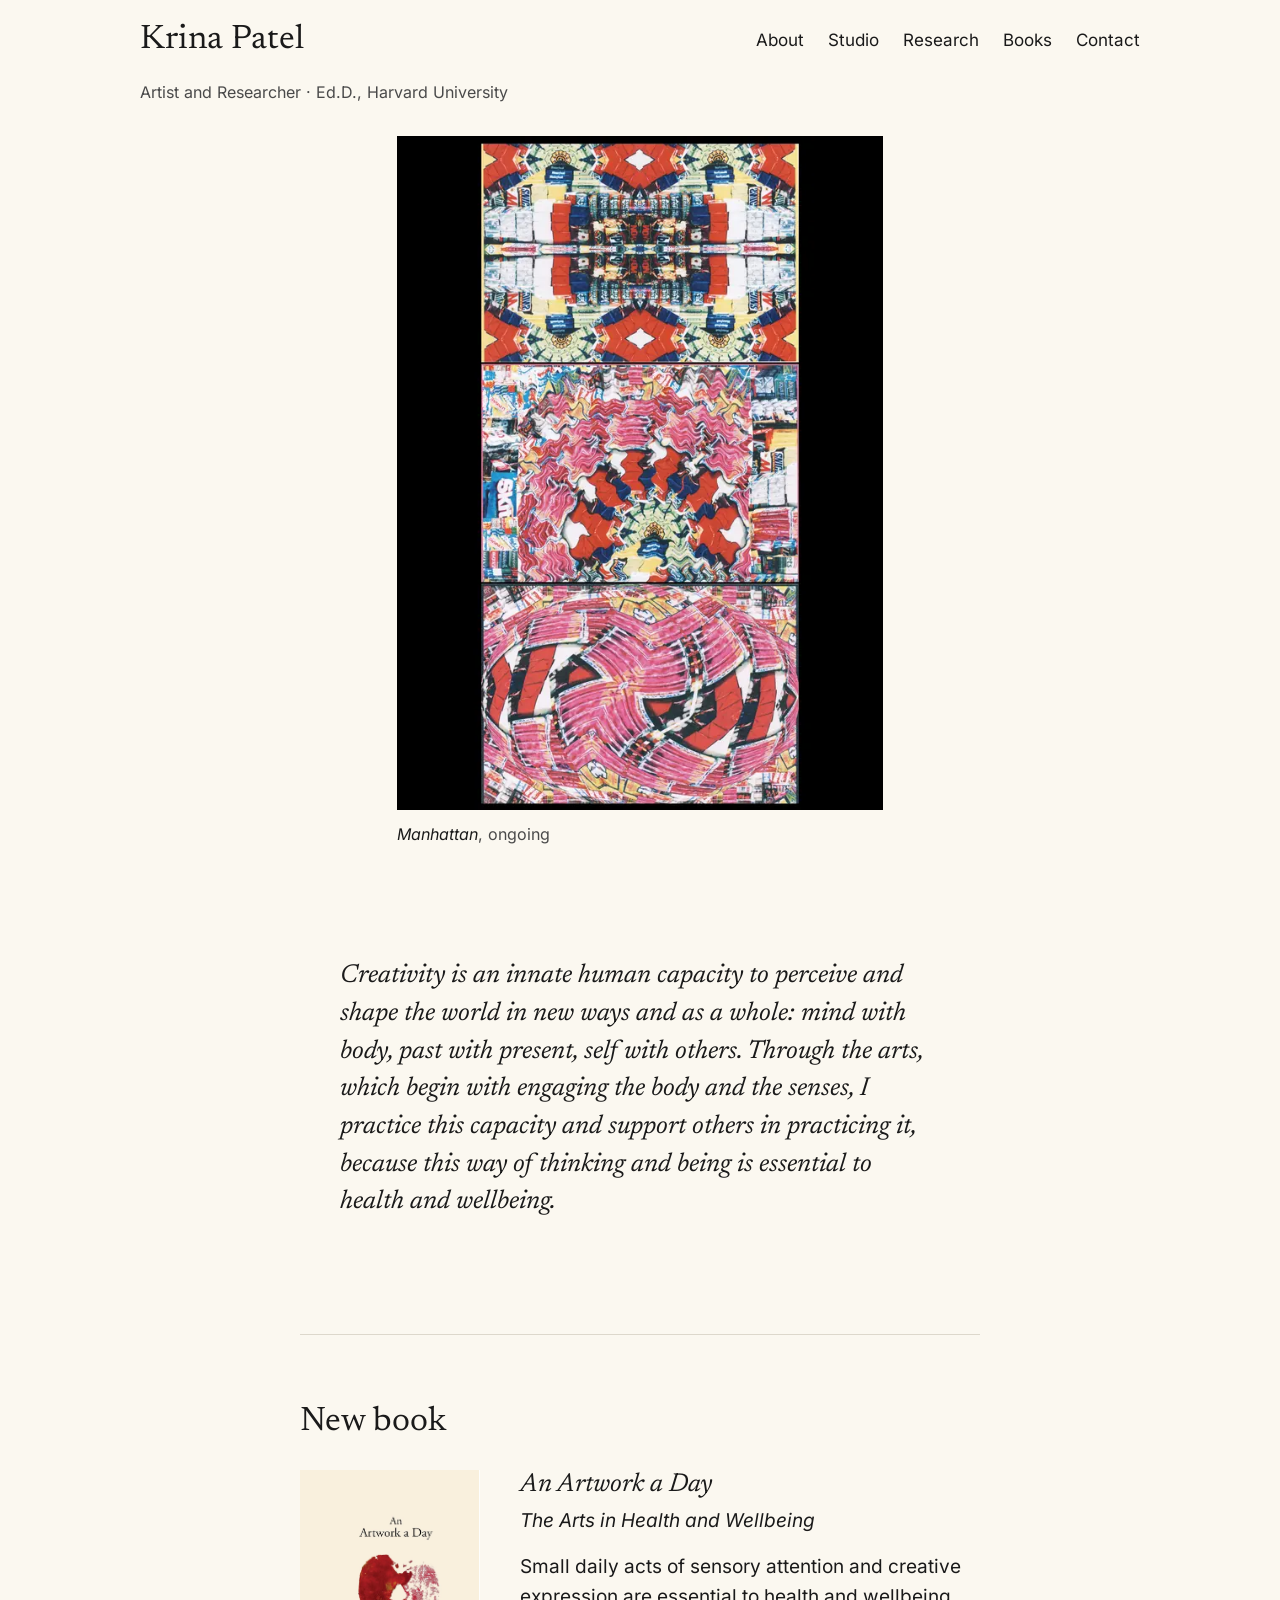
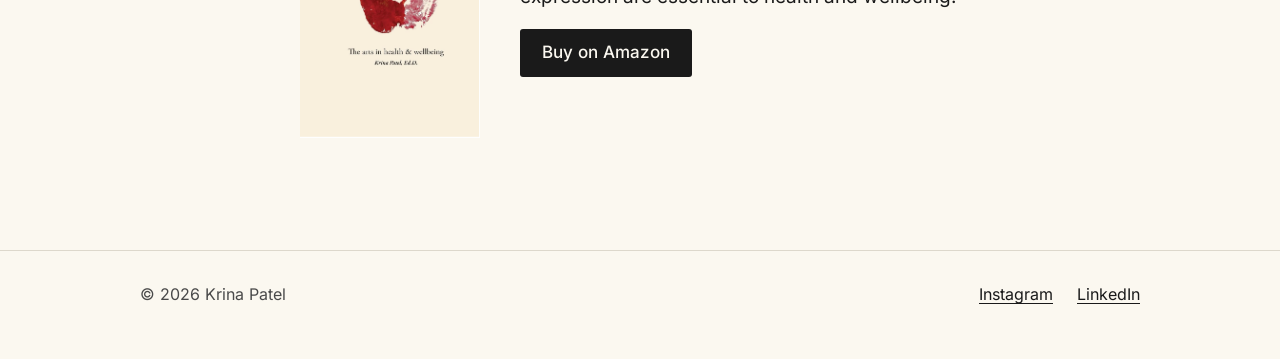
<file: index.html>
<!doctype html>
<html lang="en">
<head>
<meta charset="utf-8">
<meta name="viewport" content="width=device-width, initial-scale=1, viewport-fit=cover">
<title>Krina Patel</title>
<meta name="description" content="Krina Patel is an artist and researcher (Ed.D., Harvard University) and the author of An Artwork a Day: The Arts in Health and Wellbeing.">

<!-- Link previews (WhatsApp, iMessage, LinkedIn). Preview bots don't run
     JavaScript, so these stay written out here. See README: "Changing the link preview". -->
<link rel="canonical" href="https://krinapatel.art/">
<meta property="og:type" content="website">
<meta property="og:site_name" content="Krina Patel">
<meta property="og:title" content="Krina Patel — Artist and Researcher">
<meta property="og:description" content="Artist and researcher (Ed.D., Harvard University). Author of An Artwork a Day: The Arts in Health and Wellbeing.">
<meta property="og:url" content="https://krinapatel.art/">
<meta property="og:image" content="https://krinapatel.art/share-image.jpg">
<meta property="og:image:width" content="1200">
<meta property="og:image:height" content="630">
<meta property="og:image:alt" content="Krina Patel, Artist and Researcher, beside her artwork Manhattan">
<meta name="twitter:card" content="summary_large_image">

<link rel="icon" type="image/png" href="favicon.png">
<link rel="apple-touch-icon" href="favicon.png">
<meta name="theme-color" content="#FBF8F0">

<link rel="preload" href="fonts/inter-latin-wght-normal.woff2" as="font" type="font/woff2" crossorigin>
<link rel="preload" href="fonts/newsreader-latin-wght-normal.woff2" as="font" type="font/woff2" crossorigin>
<link rel="stylesheet" href="style.css">
<script>
  // Hide the fallback while the page builds from content.json.
  // If nothing has been built after 8 seconds, show the fallback.
  document.documentElement.classList.add("js");
  setTimeout(function () { if (!window.siteReady) document.documentElement.classList.remove("js"); }, 8000);
</script>
<script src="site.js" defer></script>
</head>
<body data-page="home">

<div id="site" hidden></div>

<!-- Shown only if content.json can't be read. Keep it short and correct. -->
<main class="fallback">
  <p class="site-name">Krina Patel</p>
  <p class="caption">Artist and Researcher · Ed.D., Harvard University</p>
  <p>Artist, researcher and author of <i>An Artwork a Day: The Arts in Health and Wellbeing</i>.</p>
  <p><a class="button" href="https://www.amazon.com/dp/B0FSYQG7ZJ">Buy on Amazon</a></p>
  <p><a href="mailto:krinapatelart@gmail.com">krinapatelart@gmail.com</a></p>
</main>

</body>
</html>
</file>
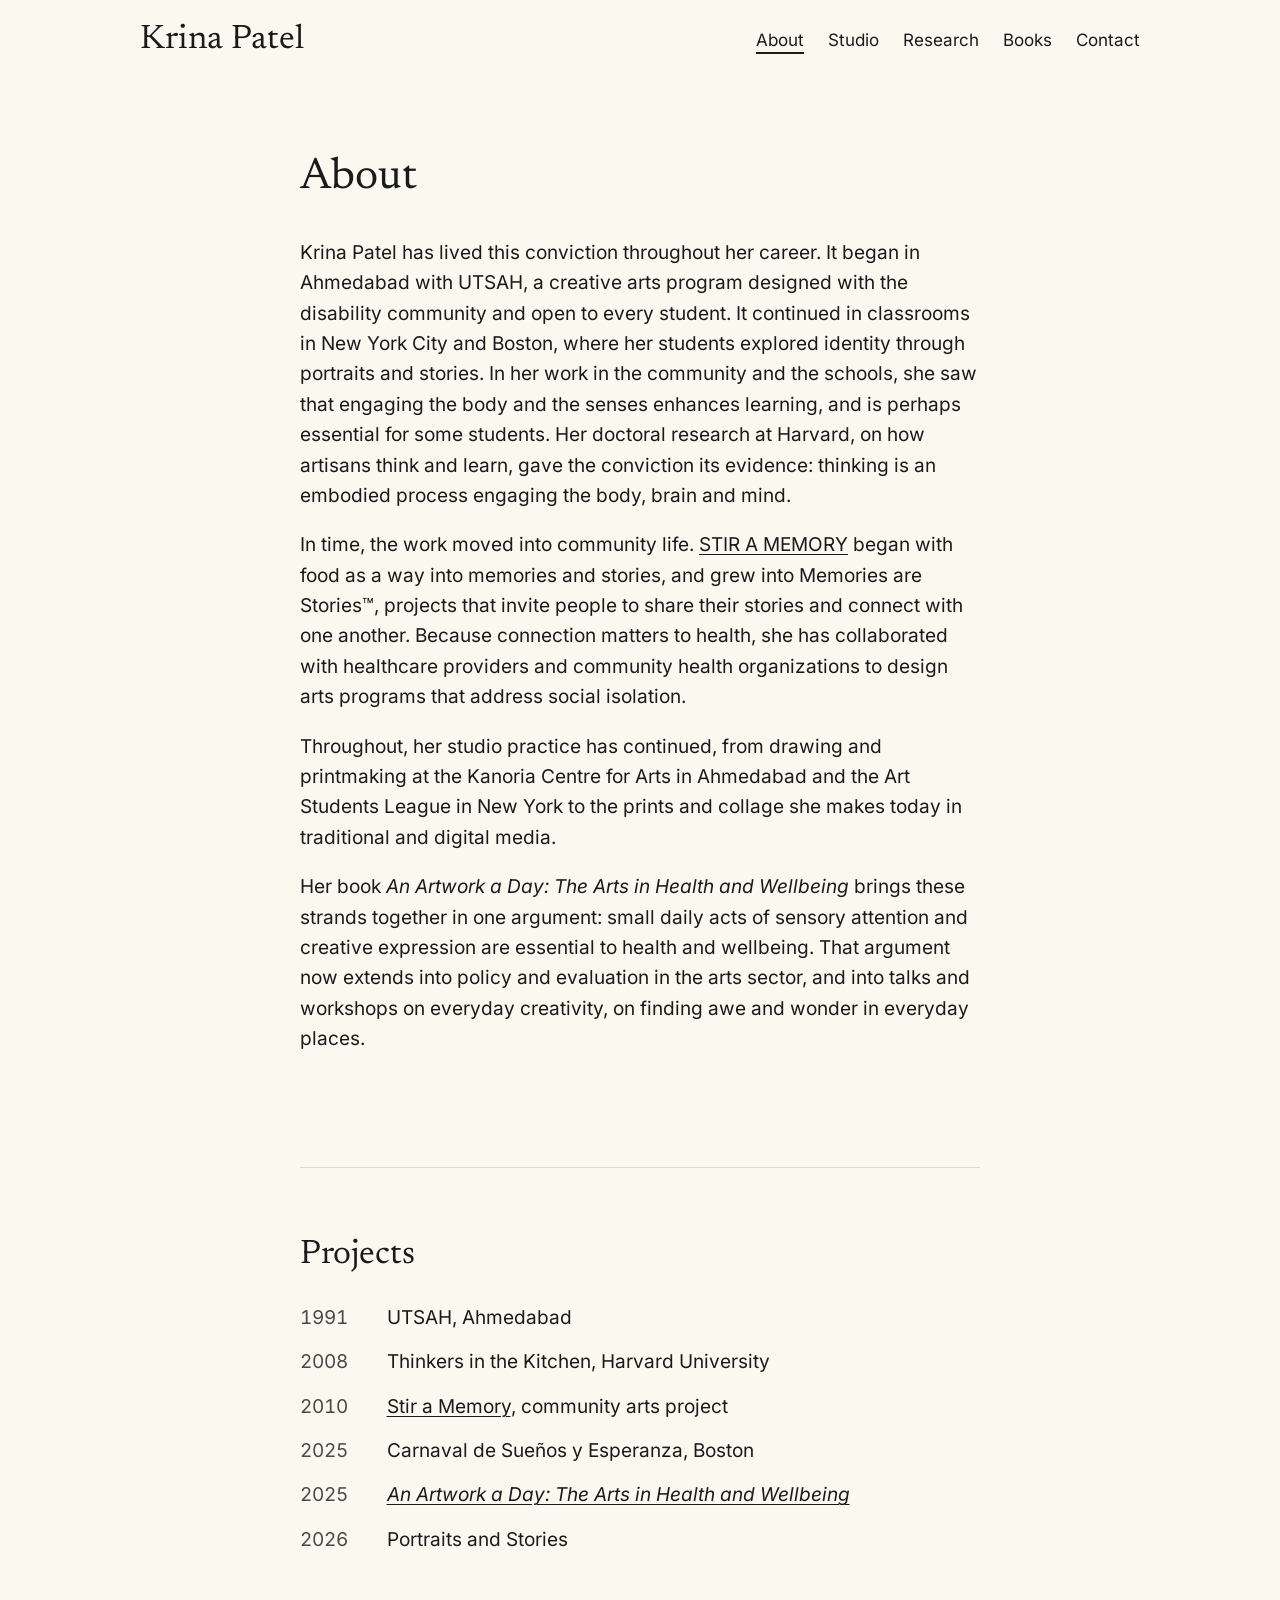
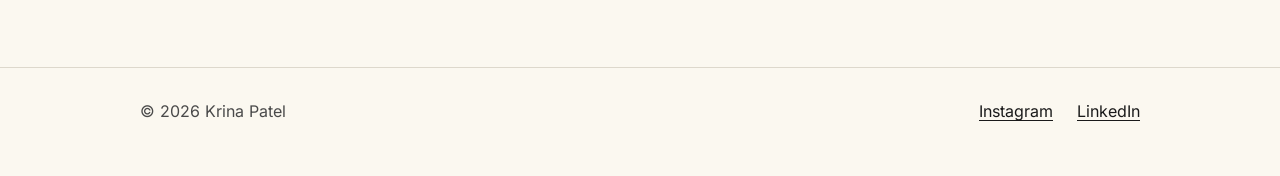
<file: about.html>
<!doctype html>
<html lang="en">
<head>
<meta charset="utf-8">
<meta name="viewport" content="width=device-width, initial-scale=1, viewport-fit=cover">
<title>About · Krina Patel</title>
<meta name="description" content="Krina Patel's work as an artist, educator and researcher, from UTSAH in Ahmedabad to Portraits and Stories.">

<!-- Link previews (WhatsApp, iMessage, LinkedIn). Preview bots don't run
     JavaScript, so these stay written out here. See README: "Changing the link preview". -->
<link rel="canonical" href="https://krinapatel.art/about">
<meta property="og:type" content="website">
<meta property="og:site_name" content="Krina Patel">
<meta property="og:title" content="About · Krina Patel">
<meta property="og:description" content="Krina Patel's work as an artist, educator and researcher, from UTSAH in Ahmedabad to Portraits and Stories.">
<meta property="og:url" content="https://krinapatel.art/about">
<meta property="og:image" content="https://krinapatel.art/share-image.jpg">
<meta property="og:image:width" content="1200">
<meta property="og:image:height" content="630">
<meta property="og:image:alt" content="Krina Patel, Artist and Researcher, beside her artwork Manhattan">
<meta name="twitter:card" content="summary_large_image">

<link rel="icon" type="image/png" href="favicon.png">
<link rel="apple-touch-icon" href="favicon.png">
<meta name="theme-color" content="#FBF8F0">

<link rel="preload" href="fonts/inter-latin-wght-normal.woff2" as="font" type="font/woff2" crossorigin>
<link rel="preload" href="fonts/newsreader-latin-wght-normal.woff2" as="font" type="font/woff2" crossorigin>
<link rel="stylesheet" href="style.css">
<script>
  // Hide the fallback while the page builds from content.json.
  // If nothing has been built after 8 seconds, show the fallback.
  document.documentElement.classList.add("js");
  setTimeout(function () { if (!window.siteReady) document.documentElement.classList.remove("js"); }, 8000);
</script>
<script src="site.js" defer></script>
</head>
<body data-page="about">

<div id="site" hidden></div>

<!-- Shown only if content.json can't be read. Keep it short and correct. -->
<main class="fallback">
  <p class="site-name">Krina Patel</p>
  <p class="caption">Artist and Researcher · Ed.D., Harvard University</p>
  <p>Artist, researcher and author of <i>An Artwork a Day: The Arts in Health and Wellbeing</i>.</p>
  <p><a class="button" href="https://www.amazon.com/dp/B0FSYQG7ZJ">Buy on Amazon</a></p>
  <p><a href="mailto:krinapatelart@gmail.com">krinapatelart@gmail.com</a></p>
</main>

</body>
</html>
</file>
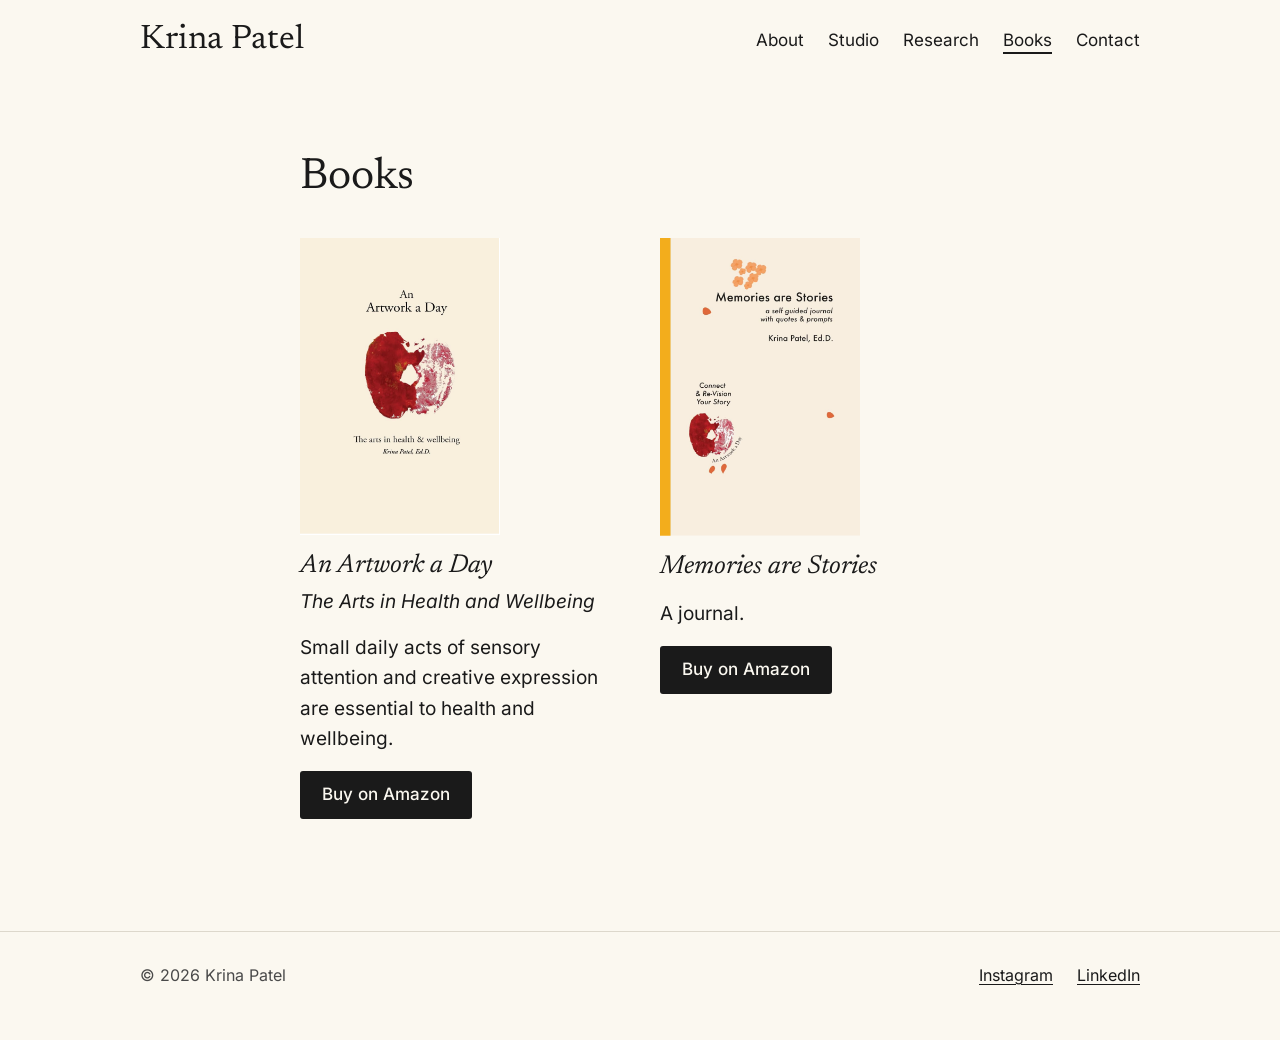
<file: books.html>
<!doctype html>
<html lang="en">
<head>
<meta charset="utf-8">
<meta name="viewport" content="width=device-width, initial-scale=1, viewport-fit=cover">
<title>Books · Krina Patel</title>
<meta name="description" content="An Artwork a Day: The Arts in Health and Wellbeing, and the Memories are Stories journal, by Krina Patel.">

<!-- Link previews (WhatsApp, iMessage, LinkedIn). Preview bots don't run
     JavaScript, so these stay written out here. See README: "Changing the link preview". -->
<link rel="canonical" href="https://krinapatel.art/books">
<meta property="og:type" content="website">
<meta property="og:site_name" content="Krina Patel">
<meta property="og:title" content="Books · Krina Patel">
<meta property="og:description" content="An Artwork a Day: The Arts in Health and Wellbeing, and the Memories are Stories journal, by Krina Patel.">
<meta property="og:url" content="https://krinapatel.art/books">
<meta property="og:image" content="https://krinapatel.art/share-image.jpg">
<meta property="og:image:width" content="1200">
<meta property="og:image:height" content="630">
<meta property="og:image:alt" content="Krina Patel, Artist and Researcher, beside her artwork Manhattan">
<meta name="twitter:card" content="summary_large_image">

<link rel="icon" type="image/png" href="favicon.png">
<link rel="apple-touch-icon" href="favicon.png">
<meta name="theme-color" content="#FBF8F0">

<link rel="preload" href="fonts/inter-latin-wght-normal.woff2" as="font" type="font/woff2" crossorigin>
<link rel="preload" href="fonts/newsreader-latin-wght-normal.woff2" as="font" type="font/woff2" crossorigin>
<link rel="stylesheet" href="style.css">
<script>
  // Hide the fallback while the page builds from content.json.
  // If nothing has been built after 8 seconds, show the fallback.
  document.documentElement.classList.add("js");
  setTimeout(function () { if (!window.siteReady) document.documentElement.classList.remove("js"); }, 8000);
</script>
<script src="site.js" defer></script>
</head>
<body data-page="books">

<div id="site" hidden></div>

<!-- Shown only if content.json can't be read. Keep it short and correct. -->
<main class="fallback">
  <p class="site-name">Krina Patel</p>
  <p class="caption">Artist and Researcher · Ed.D., Harvard University</p>
  <p>Artist, researcher and author of <i>An Artwork a Day: The Arts in Health and Wellbeing</i>.</p>
  <p><a class="button" href="https://www.amazon.com/dp/B0FSYQG7ZJ">Buy on Amazon</a></p>
  <p><a href="mailto:krinapatelart@gmail.com">krinapatelart@gmail.com</a></p>
</main>

</body>
</html>
</file>
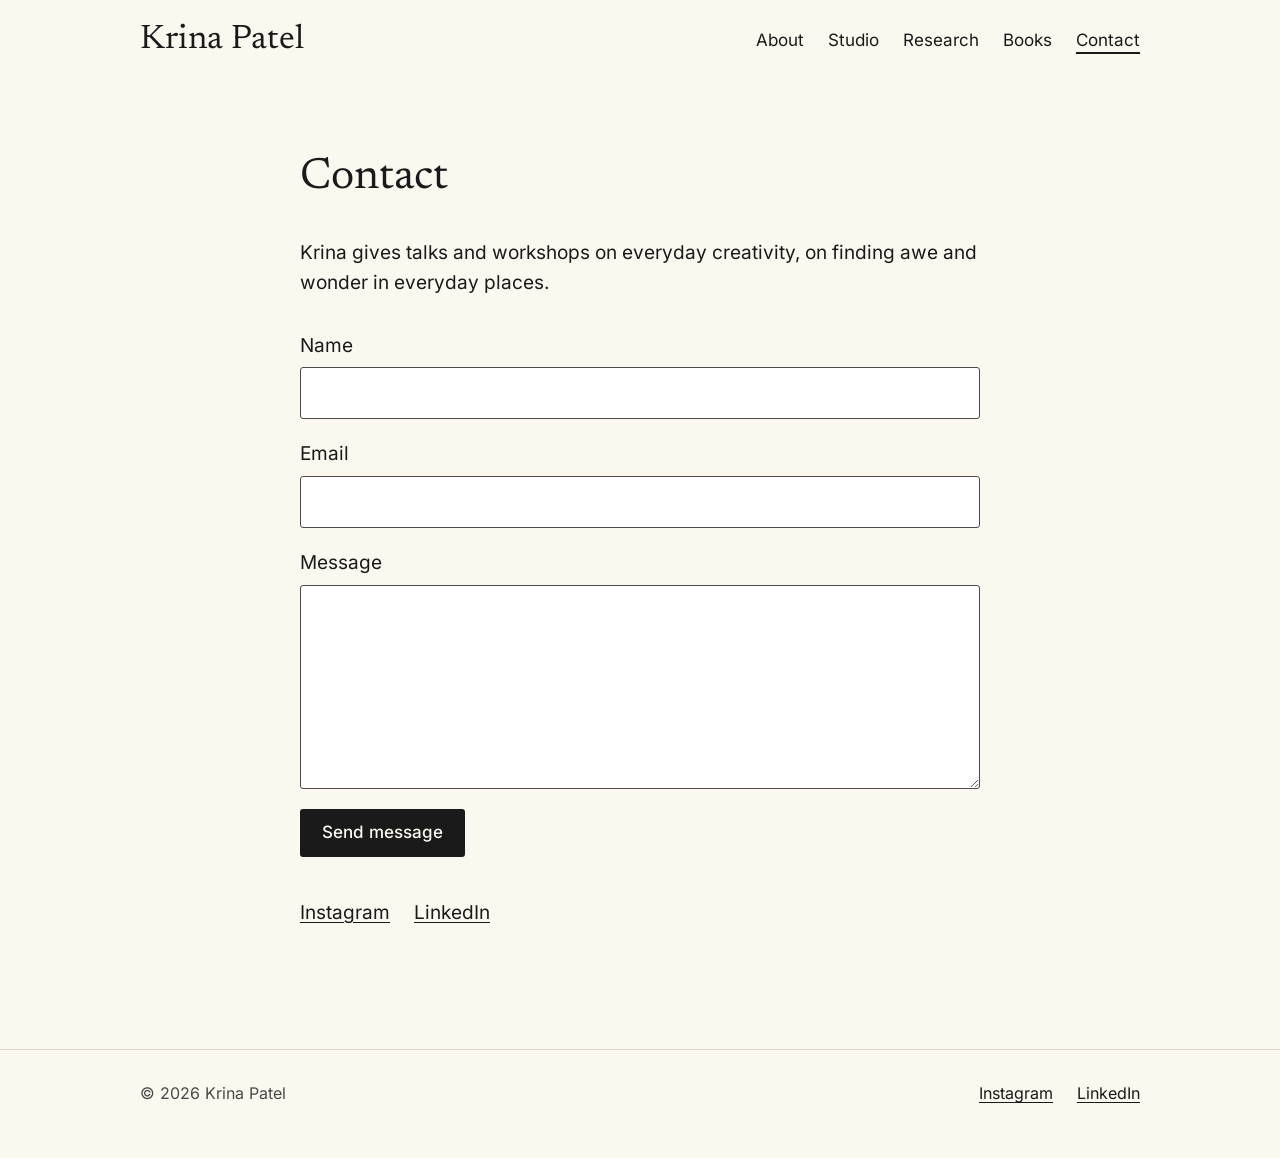
<file: contact.html>
<!doctype html>
<html lang="en">
<head>
<meta charset="utf-8">
<meta name="viewport" content="width=device-width, initial-scale=1, viewport-fit=cover">
<title>Contact · Krina Patel</title>
<meta name="description" content="Contact Krina Patel about talks, workshops and her work.">

<!-- Link previews (WhatsApp, iMessage, LinkedIn). Preview bots don't run
     JavaScript, so these stay written out here. See README: "Changing the link preview". -->
<link rel="canonical" href="https://krinapatel.art/contact">
<meta property="og:type" content="website">
<meta property="og:site_name" content="Krina Patel">
<meta property="og:title" content="Contact · Krina Patel">
<meta property="og:description" content="Contact Krina Patel about talks, workshops and her work.">
<meta property="og:url" content="https://krinapatel.art/contact">
<meta property="og:image" content="https://krinapatel.art/share-image.jpg">
<meta property="og:image:width" content="1200">
<meta property="og:image:height" content="630">
<meta property="og:image:alt" content="Krina Patel, Artist and Researcher, beside her artwork Manhattan">
<meta name="twitter:card" content="summary_large_image">

<link rel="icon" type="image/png" href="favicon.png">
<link rel="apple-touch-icon" href="favicon.png">
<meta name="theme-color" content="#FBF8F0">

<link rel="preload" href="fonts/inter-latin-wght-normal.woff2" as="font" type="font/woff2" crossorigin>
<link rel="preload" href="fonts/newsreader-latin-wght-normal.woff2" as="font" type="font/woff2" crossorigin>
<link rel="stylesheet" href="style.css">
<script>
  // Hide the fallback while the page builds from content.json.
  // If nothing has been built after 8 seconds, show the fallback.
  document.documentElement.classList.add("js");
  setTimeout(function () { if (!window.siteReady) document.documentElement.classList.remove("js"); }, 8000);
</script>
<script src="site.js" defer></script>
</head>
<body data-page="contact">

<div id="site" hidden></div>

<!-- Shown only if content.json can't be read. Keep it short and correct. -->
<main class="fallback">
  <p class="site-name">Krina Patel</p>
  <p class="caption">Artist and Researcher · Ed.D., Harvard University</p>
  <p>Artist, researcher and author of <i>An Artwork a Day: The Arts in Health and Wellbeing</i>.</p>
  <p><a class="button" href="https://www.amazon.com/dp/B0FSYQG7ZJ">Buy on Amazon</a></p>
  <p><a href="mailto:krinapatelart@gmail.com">krinapatelart@gmail.com</a></p>
</main>

</body>
</html>
</file>
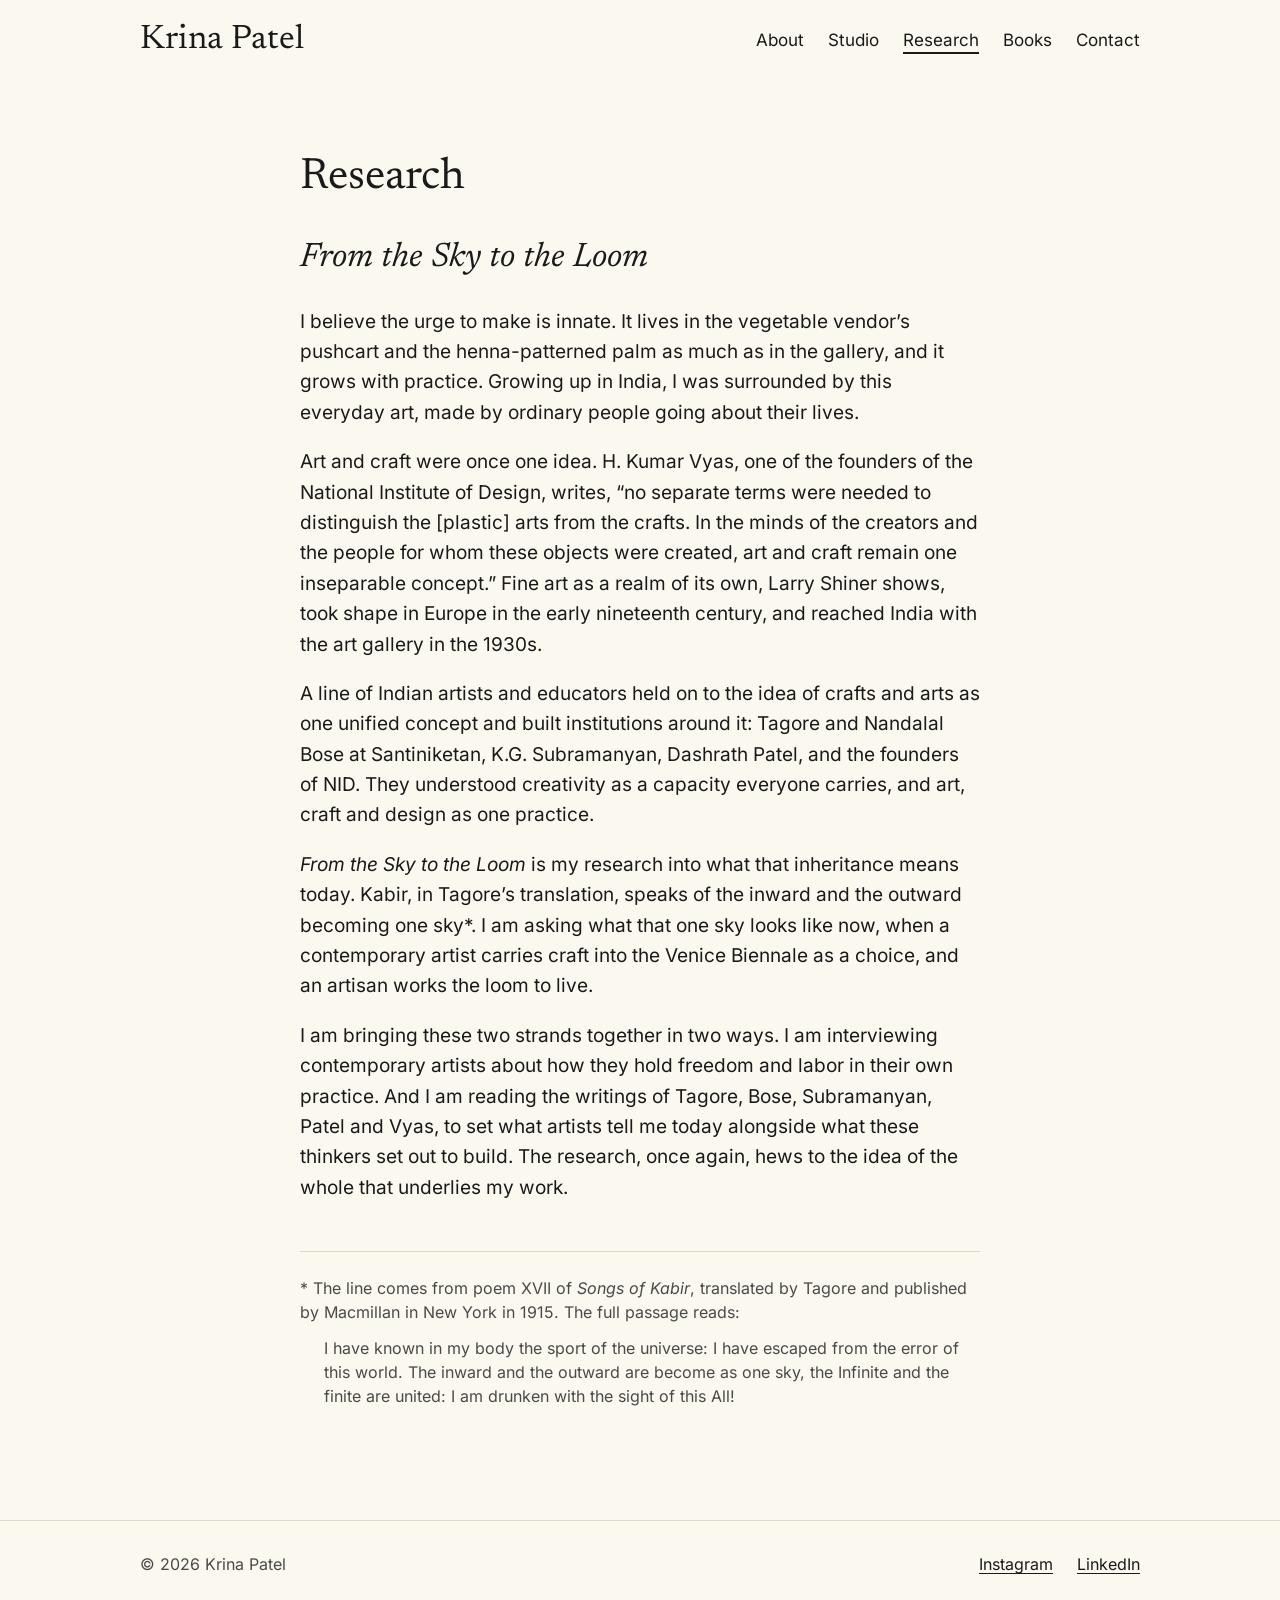
<file: research.html>
<!doctype html>
<html lang="en">
<head>
<meta charset="utf-8">
<meta name="viewport" content="width=device-width, initial-scale=1, viewport-fit=cover">
<title>Research · Krina Patel</title>
<meta name="description" content="From the Sky to the Loom: Krina Patel's research into art, craft and the Indian artists and institutions that held them together.">

<!-- Link previews (WhatsApp, iMessage, LinkedIn). Preview bots don't run
     JavaScript, so these stay written out here. See README: "Changing the link preview". -->
<link rel="canonical" href="https://krinapatel.art/research">
<meta property="og:type" content="website">
<meta property="og:site_name" content="Krina Patel">
<meta property="og:title" content="Research · Krina Patel">
<meta property="og:description" content="From the Sky to the Loom: Krina Patel's research into art, craft and the Indian artists and institutions that held them together.">
<meta property="og:url" content="https://krinapatel.art/research">
<meta property="og:image" content="https://krinapatel.art/share-image.jpg">
<meta property="og:image:width" content="1200">
<meta property="og:image:height" content="630">
<meta property="og:image:alt" content="Krina Patel, Artist and Researcher, beside her artwork Manhattan">
<meta name="twitter:card" content="summary_large_image">

<link rel="icon" type="image/png" href="favicon.png">
<link rel="apple-touch-icon" href="favicon.png">
<meta name="theme-color" content="#FBF8F0">

<link rel="preload" href="fonts/inter-latin-wght-normal.woff2" as="font" type="font/woff2" crossorigin>
<link rel="preload" href="fonts/newsreader-latin-wght-normal.woff2" as="font" type="font/woff2" crossorigin>
<link rel="stylesheet" href="style.css">
<script>
  // Hide the fallback while the page builds from content.json.
  // If nothing has been built after 8 seconds, show the fallback.
  document.documentElement.classList.add("js");
  setTimeout(function () { if (!window.siteReady) document.documentElement.classList.remove("js"); }, 8000);
</script>
<script src="site.js" defer></script>
</head>
<body data-page="research">

<div id="site" hidden></div>

<!-- Shown only if content.json can't be read. Keep it short and correct. -->
<main class="fallback">
  <p class="site-name">Krina Patel</p>
  <p class="caption">Artist and Researcher · Ed.D., Harvard University</p>
  <p>Artist, researcher and author of <i>An Artwork a Day: The Arts in Health and Wellbeing</i>.</p>
  <p><a class="button" href="https://www.amazon.com/dp/B0FSYQG7ZJ">Buy on Amazon</a></p>
  <p><a href="mailto:krinapatelart@gmail.com">krinapatelart@gmail.com</a></p>
</main>

</body>
</html>
</file>
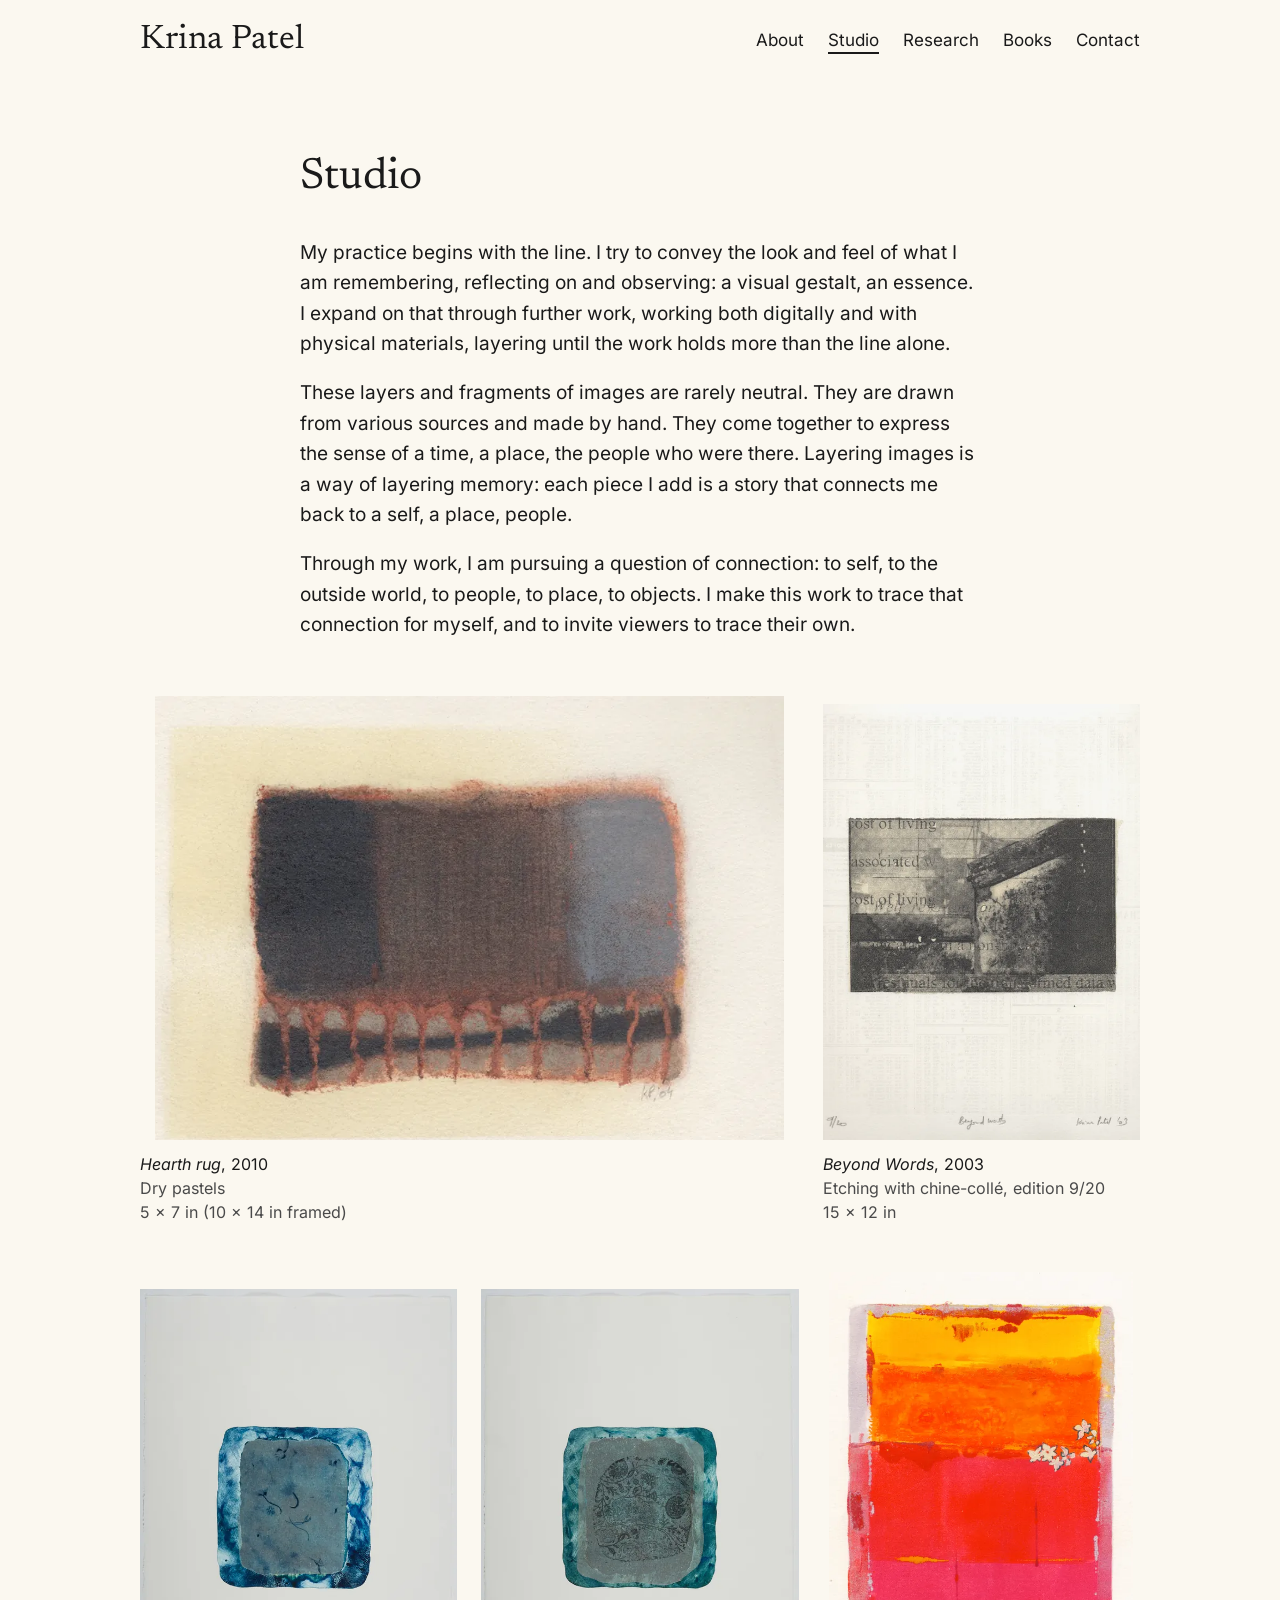
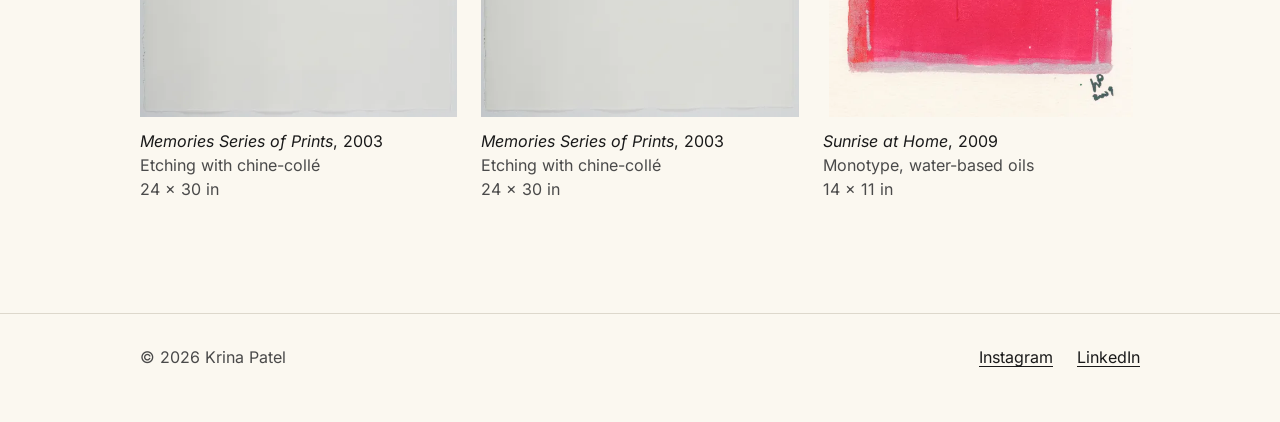
<file: studio.html>
<!doctype html>
<html lang="en">
<head>
<meta charset="utf-8">
<meta name="viewport" content="width=device-width, initial-scale=1, viewport-fit=cover">
<title>Studio · Krina Patel</title>
<meta name="description" content="Prints, drawings and digital collage by Krina Patel.">

<!-- Link previews (WhatsApp, iMessage, LinkedIn). Preview bots don't run
     JavaScript, so these stay written out here. See README: "Changing the link preview". -->
<link rel="canonical" href="https://krinapatel.art/studio">
<meta property="og:type" content="website">
<meta property="og:site_name" content="Krina Patel">
<meta property="og:title" content="Studio · Krina Patel">
<meta property="og:description" content="Prints, drawings and digital collage by Krina Patel.">
<meta property="og:url" content="https://krinapatel.art/studio">
<meta property="og:image" content="https://krinapatel.art/share-image.jpg">
<meta property="og:image:width" content="1200">
<meta property="og:image:height" content="630">
<meta property="og:image:alt" content="Krina Patel, Artist and Researcher, beside her artwork Manhattan">
<meta name="twitter:card" content="summary_large_image">

<link rel="icon" type="image/png" href="favicon.png">
<link rel="apple-touch-icon" href="favicon.png">
<meta name="theme-color" content="#FBF8F0">

<link rel="preload" href="fonts/inter-latin-wght-normal.woff2" as="font" type="font/woff2" crossorigin>
<link rel="preload" href="fonts/newsreader-latin-wght-normal.woff2" as="font" type="font/woff2" crossorigin>
<link rel="stylesheet" href="style.css">
<script>
  // Hide the fallback while the page builds from content.json.
  // If nothing has been built after 8 seconds, show the fallback.
  document.documentElement.classList.add("js");
  setTimeout(function () { if (!window.siteReady) document.documentElement.classList.remove("js"); }, 8000);
</script>
<script src="site.js" defer></script>
</head>
<body data-page="studio">

<div id="site" hidden></div>

<!-- Shown only if content.json can't be read. Keep it short and correct. -->
<main class="fallback">
  <p class="site-name">Krina Patel</p>
  <p class="caption">Artist and Researcher · Ed.D., Harvard University</p>
  <p>Artist, researcher and author of <i>An Artwork a Day: The Arts in Health and Wellbeing</i>.</p>
  <p><a class="button" href="https://www.amazon.com/dp/B0FSYQG7ZJ">Buy on Amazon</a></p>
  <p><a href="mailto:krinapatelart@gmail.com">krinapatelart@gmail.com</a></p>
</main>

</body>
</html>
</file>
<file: style.css>
/* Krina Patel — site styles.
   Sizes, colours and spacing follow the build brief as revised by Danny on Oct 10.
   Change a design decision in the tokens, not further down. */

/* ---------- Fonts (self-hosted, open licence: see fonts/*-OFL.txt) ---------- */
@font-face {
  font-family: "Newsreader";
  font-style: normal;
  font-weight: 200 800;
  font-display: swap;
  src: url("fonts/newsreader-latin-wght-normal.woff2") format("woff2");
  unicode-range: U+0000-00FF, U+0131, U+0152-0153, U+02BB-02BC, U+02C6, U+02DA, U+02DC, U+0304, U+0308, U+0329, U+2000-206F, U+20AC, U+2122, U+2191, U+2193, U+2212, U+2215, U+FEFF, U+FFFD;
}
@font-face {
  font-family: "Newsreader";
  font-style: normal;
  font-weight: 200 800;
  font-display: swap;
  src: url("fonts/newsreader-latin-ext-wght-normal.woff2") format("woff2");
  unicode-range: U+0100-02BA, U+02BD-02C5, U+02C7-02CC, U+02CE-02D7, U+02DD-02FF, U+0304, U+0308, U+0329, U+1D00-1DBF, U+1E00-1E9F, U+1EF2-1EFF, U+2020, U+20A0-20AB, U+20AD-20C0, U+2113, U+2C60-2C7F, U+A720-A7FF;
}
@font-face {
  font-family: "Newsreader";
  font-style: italic;
  font-weight: 200 800;
  font-display: swap;
  src: url("fonts/newsreader-latin-wght-italic.woff2") format("woff2");
  unicode-range: U+0000-00FF, U+0131, U+0152-0153, U+02BB-02BC, U+02C6, U+02DA, U+02DC, U+0304, U+0308, U+0329, U+2000-206F, U+20AC, U+2122, U+2191, U+2193, U+2212, U+2215, U+FEFF, U+FFFD;
}
@font-face {
  font-family: "Newsreader";
  font-style: italic;
  font-weight: 200 800;
  font-display: swap;
  src: url("fonts/newsreader-latin-ext-wght-italic.woff2") format("woff2");
  unicode-range: U+0100-02BA, U+02BD-02C5, U+02C7-02CC, U+02CE-02D7, U+02DD-02FF, U+0304, U+0308, U+0329, U+1D00-1DBF, U+1E00-1E9F, U+1EF2-1EFF, U+2020, U+20A0-20AB, U+20AD-20C0, U+2113, U+2C60-2C7F, U+A720-A7FF;
}
@font-face {
  font-family: "Inter";
  font-style: normal;
  font-weight: 100 900;
  font-display: swap;
  src: url("fonts/inter-latin-wght-normal.woff2") format("woff2");
  unicode-range: U+0000-00FF, U+0131, U+0152-0153, U+02BB-02BC, U+02C6, U+02DA, U+02DC, U+0304, U+0308, U+0329, U+2000-206F, U+20AC, U+2122, U+2191, U+2193, U+2212, U+2215, U+FEFF, U+FFFD;
}
@font-face {
  font-family: "Inter";
  font-style: normal;
  font-weight: 100 900;
  font-display: swap;
  src: url("fonts/inter-latin-ext-wght-normal.woff2") format("woff2");
  unicode-range: U+0100-02BA, U+02BD-02C5, U+02C7-02CC, U+02CE-02D7, U+02DD-02FF, U+0304, U+0308, U+0329, U+1D00-1DBF, U+1E00-1E9F, U+1EF2-1EFF, U+2020, U+20A0-20AB, U+20AD-20C0, U+2113, U+2C60-2C7F, U+A720-A7FF;
}
@font-face {
  font-family: "Inter";
  font-style: italic;
  font-weight: 100 900;
  font-display: swap;
  src: url("fonts/inter-latin-wght-italic.woff2") format("woff2");
  unicode-range: U+0000-00FF, U+0131, U+0152-0153, U+02BB-02BC, U+02C6, U+02DA, U+02DC, U+0304, U+0308, U+0329, U+2000-206F, U+20AC, U+2122, U+2191, U+2193, U+2212, U+2215, U+FEFF, U+FFFD;
}
@font-face {
  font-family: "Inter";
  font-style: italic;
  font-weight: 100 900;
  font-display: swap;
  src: url("fonts/inter-latin-ext-wght-italic.woff2") format("woff2");
  unicode-range: U+0100-02BA, U+02BD-02C5, U+02C7-02CC, U+02CE-02D7, U+02DD-02FF, U+0304, U+0308, U+0329, U+1D00-1DBF, U+1E00-1E9F, U+1EF2-1EFF, U+2020, U+20A0-20AB, U+20AD-20C0, U+2113, U+2C60-2C7F, U+A720-A7FF;
}

/* ---------- Design tokens ---------- */
/* Layout: separate pages under one sticky header. Text column 680px, pictures up to 1000px.
   Light mode only, on purpose: the artwork always sits on the same cream. */
:root {
  color-scheme: light;

  /* Colour */
  --bg: #FBF8F0;          /* very light cream */
  --text: #1A1A1A;        /* text and links */
  --text-2: #4A4A4A;      /* secondary text; never lighter than this */
  --accent: #A3543A;      /* rust from the fringe of Hearth rug: hover, focus, button hover */
  --rule: #DDD8CC;        /* hairlines between sections (decoration only, never text) */

  /* Fonts */
  --font-head: "Newsreader", Georgia, "Times New Roman", serif;
  --font-body: "Inter", system-ui, -apple-system, "Segoe UI", Roboto, Arial, sans-serif;

  /* Type: mobile values; desktop values are set at 1024px below */
  --fs-body: 1.125rem;      /* 18px */
  --fs-caption: 0.9375rem;  /* 15px, the floor for any text */
  --fs-nav: 1.0625rem;      /* 17px */
  --fs-button: 1.0625rem;   /* 17px */
  --fs-name: 1.625rem;      /* 26px, name in the header */
  --fs-title: 1.875rem;     /* 30px, page titles */
  --fs-h2: 1.625rem;        /* 26px, headings inside a page */
  --fs-statement: 1.375rem; /* 22px, statement, book titles, essay title */
  --lh-body: 1.6;
  --lh-head: 1.2;
  --lh-statement: 1.45;

  /* Spacing and layout: mobile (<600px) */
  --side: 24px;
  --text-max: 680px;
  --statement-max: 600px;
  --img-max: 100%;
  --page-top: 40px;         /* header to page title */
  --section-gap: 64px;
  --gallery-gap: 24px;
  --tap: 48px;
  --tap-gap: 8px;
}

@media (min-width: 600px) {
  :root {
    --side: 48px;
    --page-top: 56px;
    --section-gap: 80px;
  }
}

@media (min-width: 1024px) {
  :root {
    --fs-body: 1.1875rem;     /* 19px */
    --fs-caption: 1rem;       /* 16px */
    --fs-name: 2.125rem;      /* 34px */
    --fs-title: 2.75rem;      /* 44px */
    --fs-h2: 2.125rem;        /* 34px */
    --fs-statement: 1.625rem; /* 26px */
    --side: 64px;
    --img-max: 1000px;
    --page-top: 72px;
    --section-gap: 112px;
  }
}

/* ---------- Base ---------- */
html {
  font-size: 100%;
  -webkit-text-size-adjust: 100%;
  text-size-adjust: 100%;
}
@media (prefers-reduced-motion: no-preference) {
  html { scroll-behavior: smooth; }
}
*, *::before, *::after { box-sizing: border-box; }

body {
  margin: 0;
  background: var(--bg);
  color: var(--text);
  font-family: var(--font-body);
  font-size: var(--fs-body);
  font-weight: 400;
  line-height: var(--lh-body);
  overflow-wrap: break-word;
}

h1, h2, h3, p, figure, blockquote, ul, ol { margin: 0; }
ul, ol { padding: 0; list-style: none; }
img { display: block; max-width: 100%; height: auto; }

a {
  color: var(--text);
  text-decoration: underline;
  text-decoration-thickness: 1px;
  text-underline-offset: 0.18em;
}
a:hover {
  color: var(--accent);
  text-decoration-thickness: 2px;
}

:focus-visible {
  outline: 3px solid var(--accent);
  outline-offset: 3px;
}

/* Fallback content: only visible if the page can't read content.json. */
.js .fallback { display: none; }

.skip {
  position: absolute;
  left: var(--side);
  top: -100px;
  z-index: 30;
  display: inline-flex;
  align-items: center;
  min-height: var(--tap);
  padding-inline: 16px;
  background: var(--bg);
  font-size: var(--fs-nav);
}
.skip:focus { top: 8px; }

/* ---------- Layout ---------- */
.wrap {
  width: min(100% - 2 * var(--side), var(--img-max));
  margin-inline: auto;
}
.measure {
  max-width: var(--text-max);
  margin-inline: auto;
}
.flow > * + * { margin-top: 1em; }   /* 1em between paragraphs */

/* footer stays at the bottom of the window on short pages */
#site:not([hidden]) {
  display: flex;
  flex-direction: column;
  min-height: 100vh;
  min-height: 100svh;
}
main {
  flex: 1 0 auto;
  display: flex;
  flex-direction: column;
  gap: var(--section-gap);
  padding-top: var(--page-top);
  padding-bottom: var(--section-gap);
}
main > * { scroll-margin-top: 96px; }

.page-title {
  font-family: var(--font-head);
  font-size: var(--fs-title);
  font-weight: 400;
  line-height: var(--lh-head);
  text-wrap: balance;
  margin-bottom: 0.75em;
}
h2 {
  font-family: var(--font-head);
  font-size: var(--fs-h2);
  font-weight: 400;
  line-height: var(--lh-head);
  text-wrap: balance;
  margin-bottom: 0.8em;
}
h3 {
  font-family: var(--font-head);
  font-size: var(--fs-statement);
  font-style: italic;
  font-weight: 400;
  line-height: var(--lh-head);
  text-wrap: balance;
}

/* A section inside a page starts with a hairline, so the parts of a page read as separate. */
.ruled {
  border-top: 1px solid var(--rule);
  padding-top: calc(var(--section-gap) * 0.6);
}

.caption {
  font-size: var(--fs-caption);
  line-height: 1.5;
  color: var(--text-2);
}
.caption .line { display: block; }
.caption .title-line { color: var(--text); }

/* ---------- Buttons and standalone links (48px tap targets) ---------- */
.button {
  display: inline-flex;
  align-items: center;
  justify-content: center;
  min-height: var(--tap);
  padding: 10px 22px;
  border: 0;
  border-radius: 3px;
  background: var(--text);
  color: var(--bg);
  font-family: var(--font-body);
  font-size: var(--fs-button);
  font-weight: 500;
  line-height: 1.25;
  text-decoration: none;
  text-align: center;
  cursor: pointer;
}
.button:hover { background: var(--accent); color: var(--bg); }
.button[disabled] { opacity: 0.7; cursor: default; }
.button-row {
  display: flex;
  flex-wrap: wrap;
  gap: var(--tap-gap);
}
.tap-link {
  display: inline-flex;
  align-items: center;
  min-height: var(--tap);
}
.link-row {
  display: flex;
  flex-wrap: wrap;
  column-gap: 24px;
  row-gap: var(--tap-gap);
}

/* ---------- Header (sticks to the top while you scroll) ---------- */
.site-header {
  position: sticky;
  /* On narrow screens the menu sits under the name; site.js sets --stick so only the menu row stays. */
  top: calc(env(safe-area-inset-top, 0px) - var(--stick, 0px));
  z-index: 20;
  background: var(--bg);
}
.site-header::after {
  content: "";
  position: absolute;
  left: 0;
  right: 0;
  bottom: 0;
  height: 1px;
  background: var(--rule);
  opacity: 0;
}
.site-header.is-scrolled::after { opacity: 1; }

.header-inner {
  display: flex;
  flex-wrap: wrap;
  align-items: center;
  justify-content: space-between;
  column-gap: 40px;
  row-gap: 2px;
  padding-block: 12px 4px;
}
@media (min-width: 600px) { .header-inner { padding-block: 16px; } }

.site-name {
  font-family: var(--font-head);
  font-size: var(--fs-name);
  font-weight: 400;
  line-height: var(--lh-head);
  color: var(--text);
  text-decoration: none;
  display: inline-flex;
  align-items: center;
  min-height: var(--tap);
}
.site-name:hover { color: var(--text); }

.site-nav ul {
  display: flex;
  flex-wrap: wrap;
  column-gap: 24px;
  row-gap: 0;
}
@media (max-width: 599px) {
  .site-nav { width: 100%; }
  .site-nav ul { justify-content: space-between; column-gap: var(--tap-gap); }
}
.site-nav a {
  display: inline-flex;
  align-items: center;
  min-height: var(--tap);
  font-size: var(--fs-nav);
  line-height: 1.2;
  text-decoration: none;
}
.site-nav a[aria-current="page"] {
  text-decoration: underline;
  text-decoration-thickness: 2px;
  text-underline-offset: 0.35em;
}
.site-nav a:hover {
  color: var(--accent);
  text-decoration: underline;
  text-decoration-thickness: 2px;
  text-underline-offset: 0.35em;
}

/* ---------- Home ---------- */
.page-home { padding-top: 0; }
.home-intro { display: flex; flex-direction: column; gap: 32px; }
.home-tagline {
  font-size: var(--fs-caption);
  line-height: 1.5;
  color: var(--text-2);
}
.opening figure {
  /* as large as the screen allows, without running taller than 75% of it */
  width: min(100%, calc(75vh * var(--r, 0.72)));
  width: min(100%, calc(75svh * var(--r, 0.72)));
  margin-inline: auto;
}
.opening img { width: 100%; height: auto; }
.opening figcaption { margin-top: 12px; }

.statement p {
  max-width: var(--statement-max);
  margin-inline: auto;
  font-family: var(--font-head);
  font-size: var(--fs-statement);
  font-style: italic;
  line-height: var(--lh-statement);
}

.feature {
  display: grid;
  grid-template-columns: minmax(0, 1fr);
  gap: 24px;
  align-items: start;
}
@media (min-width: 600px) {
  .feature { grid-template-columns: 180px minmax(0, 1fr); gap: 40px; }
}
.feature .book-text { display: flex; flex-direction: column; gap: 16px; }

/* ---------- About ---------- */
.portrait {
  width: min(100%, 320px);
  margin-bottom: 32px;
}
.portrait figcaption { margin-top: 8px; }
.cv { margin-top: 32px; }

.timeline { display: flex; flex-direction: column; gap: 14px; }
.timeline li {
  display: grid;
  grid-template-columns: 3.5em minmax(0, 1fr);
  column-gap: 20px;
}
.timeline .year {
  color: var(--text-2);
  font-variant-numeric: tabular-nums;
}

/* ---------- Studio gallery ---------- */
.section-intro { margin-bottom: 56px; }

.gallery {
  --cols: 1;
  display: grid;
  grid-template-columns: repeat(var(--cols), minmax(0, 1fr));
  grid-auto-flow: row dense;
  column-gap: var(--gallery-gap);
  row-gap: 48px;
  container-type: inline-size;
}
.gallery figure { min-width: 0; }
.gallery figcaption { margin-top: 12px; }

.art-open {
  display: block;
  width: 100%;
  padding: 0;
  border: 0;
  background: none;
  cursor: zoom-in;
}
.art-open picture { display: block; height: 100%; }
.art-open img { width: 100%; height: auto; }

@media (min-width: 600px) {
  .gallery { --cols: 2; }
  .gallery .wide { grid-column: span 2; }
  /* Every frame in the grid has the same height, so each row lines up.
     Artwork is contained in its frame, never cropped. */
  .gallery .art-open {
    height: calc((100cqw - (var(--cols) - 1) * var(--gallery-gap)) / var(--cols) * 1.4);
  }
  .gallery .art-open img {
    width: 100%;
    height: 100%;
    object-fit: contain;
    object-position: 50% 100%;
  }
}
@media (min-width: 1024px) {
  .gallery { --cols: 3; }
}

/* ---------- Research ---------- */
.essay-title { margin-bottom: 28px; }
.note {
  margin-top: 48px;
  padding-top: 24px;
  border-top: 1px solid var(--rule);
  font-size: var(--fs-caption);
  line-height: 1.5;
  color: var(--text-2);
}
.note blockquote {
  margin-top: 0.75em;
  padding-inline-start: 1.5em;
}

/* ---------- Books ---------- */
.books {
  display: grid;
  grid-template-columns: minmax(0, 1fr);
  gap: 56px;
}
@media (min-width: 600px) {
  .books { grid-template-columns: repeat(2, minmax(0, 1fr)); gap: 40px; }
}
.book { display: flex; flex-direction: column; gap: 16px; min-width: 0; }
.cover { width: min(100%, 200px); }
.feature .cover { width: min(100%, 180px); }
.cover img { width: 100%; height: auto; }
.cover-placeholder {
  display: flex;
  align-items: flex-end;
  aspect-ratio: 2 / 3;
  padding: 18px;
  background: var(--accent);
  color: var(--bg);
  font-family: var(--font-head);
  font-size: var(--fs-statement);
  font-style: italic;
  line-height: var(--lh-head);
}
.book-title {
  margin: 0;
  font-family: var(--font-head);
  font-size: var(--fs-statement);
  font-style: italic;
  font-weight: 400;
  line-height: var(--lh-head);
}
.book-subtitle { margin-top: 4px; font-style: italic; }

/* ---------- Events, panels, press ---------- */
.list-items { display: flex; flex-direction: column; gap: 28px; }
.item-meta {
  font-size: var(--fs-caption);
  line-height: 1.5;
  color: var(--text-2);
}
.press-quote {
  font-family: var(--font-head);
  font-size: var(--fs-statement);
  font-style: italic;
  line-height: var(--lh-statement);
}
.press-source { margin-top: 8px; }

/* ---------- Contact ---------- */
.contact-lead { margin-bottom: 32px; }
.contact-form { display: flex; flex-direction: column; gap: 20px; }
.field { display: flex; flex-direction: column; gap: 6px; }
.field label { font-size: var(--fs-body); }
.field input,
.field textarea {
  width: 100%;
  min-height: var(--tap);
  padding: 10px 12px;
  border: 1px solid var(--text-2);
  border-radius: 3px;
  background: #FFFFFF;
  color: var(--text);
  font: inherit;
}
.field textarea { min-height: 180px; resize: vertical; }
.honeypot { position: absolute; left: -9999px; width: 1px; height: 1px; overflow: hidden; }
.form-status:empty { display: none; }
.social { margin-top: 32px; }
.newsletter { margin-top: 48px; }
.newsletter p + .button-row { margin-top: 12px; }

/* ---------- Footer ---------- */
.site-footer { border-top: 1px solid var(--rule); }
.footer-inner {
  display: flex;
  flex-wrap: wrap;
  align-items: center;
  justify-content: space-between;
  column-gap: 24px;
  row-gap: 4px;
  padding-block: 20px 40px;
  font-size: var(--fs-caption);
  color: var(--text-2);
}

/* ---------- Full-screen artwork viewer ---------- */
.viewer {
  width: 100%;
  height: 100%;
  max-width: none;
  max-height: none;
  margin: 0;
  padding: 0;
  border: 0;
  background: var(--bg);
  color: var(--text);
}
.viewer::backdrop { background: var(--bg); }
.viewer[open] {
  display: grid;
  grid-template-rows: auto minmax(0, 1fr) auto;
}
.viewer-top {
  display: flex;
  justify-content: flex-end;
  padding: max(8px, env(safe-area-inset-top, 0px)) 8px 0;
}
.viewer-stage {
  display: flex;
  align-items: center;
  justify-content: center;
  min-height: 0;
  padding-inline: var(--side);
  touch-action: pan-y;
}
.viewer-stage img {
  max-width: 100%;
  max-height: 100%;
  width: auto;
  height: auto;
  object-fit: contain;
}
.viewer-bottom {
  display: grid;
  grid-template-columns: var(--tap) minmax(0, 1fr) var(--tap);
  align-items: center;
  gap: 12px;
  width: 100%;
  max-width: 900px;
  margin-inline: auto;
  padding: 12px 8px max(16px, env(safe-area-inset-bottom, 0px));
}
.viewer-bottom .caption { text-align: center; }
.icon-button {
  display: inline-flex;
  align-items: center;
  justify-content: center;
  width: var(--tap);
  height: var(--tap);
  padding: 0;
  border: 0;
  border-radius: 3px;
  background: none;
  color: var(--text);
  cursor: pointer;
}
.icon-button:hover { color: var(--accent); }
.icon-button svg { width: 26px; height: 26px; }
.viewer-open { overflow: hidden; }

/* ---------- Fallback page ---------- */
.fallback {
  width: min(100% - 2 * var(--side), var(--text-max));
  margin-inline: auto;
  padding-block: 48px;
}
.fallback > * + * { margin-top: 1em; }
.fallback .site-name { font-size: var(--fs-title); }
</file>
